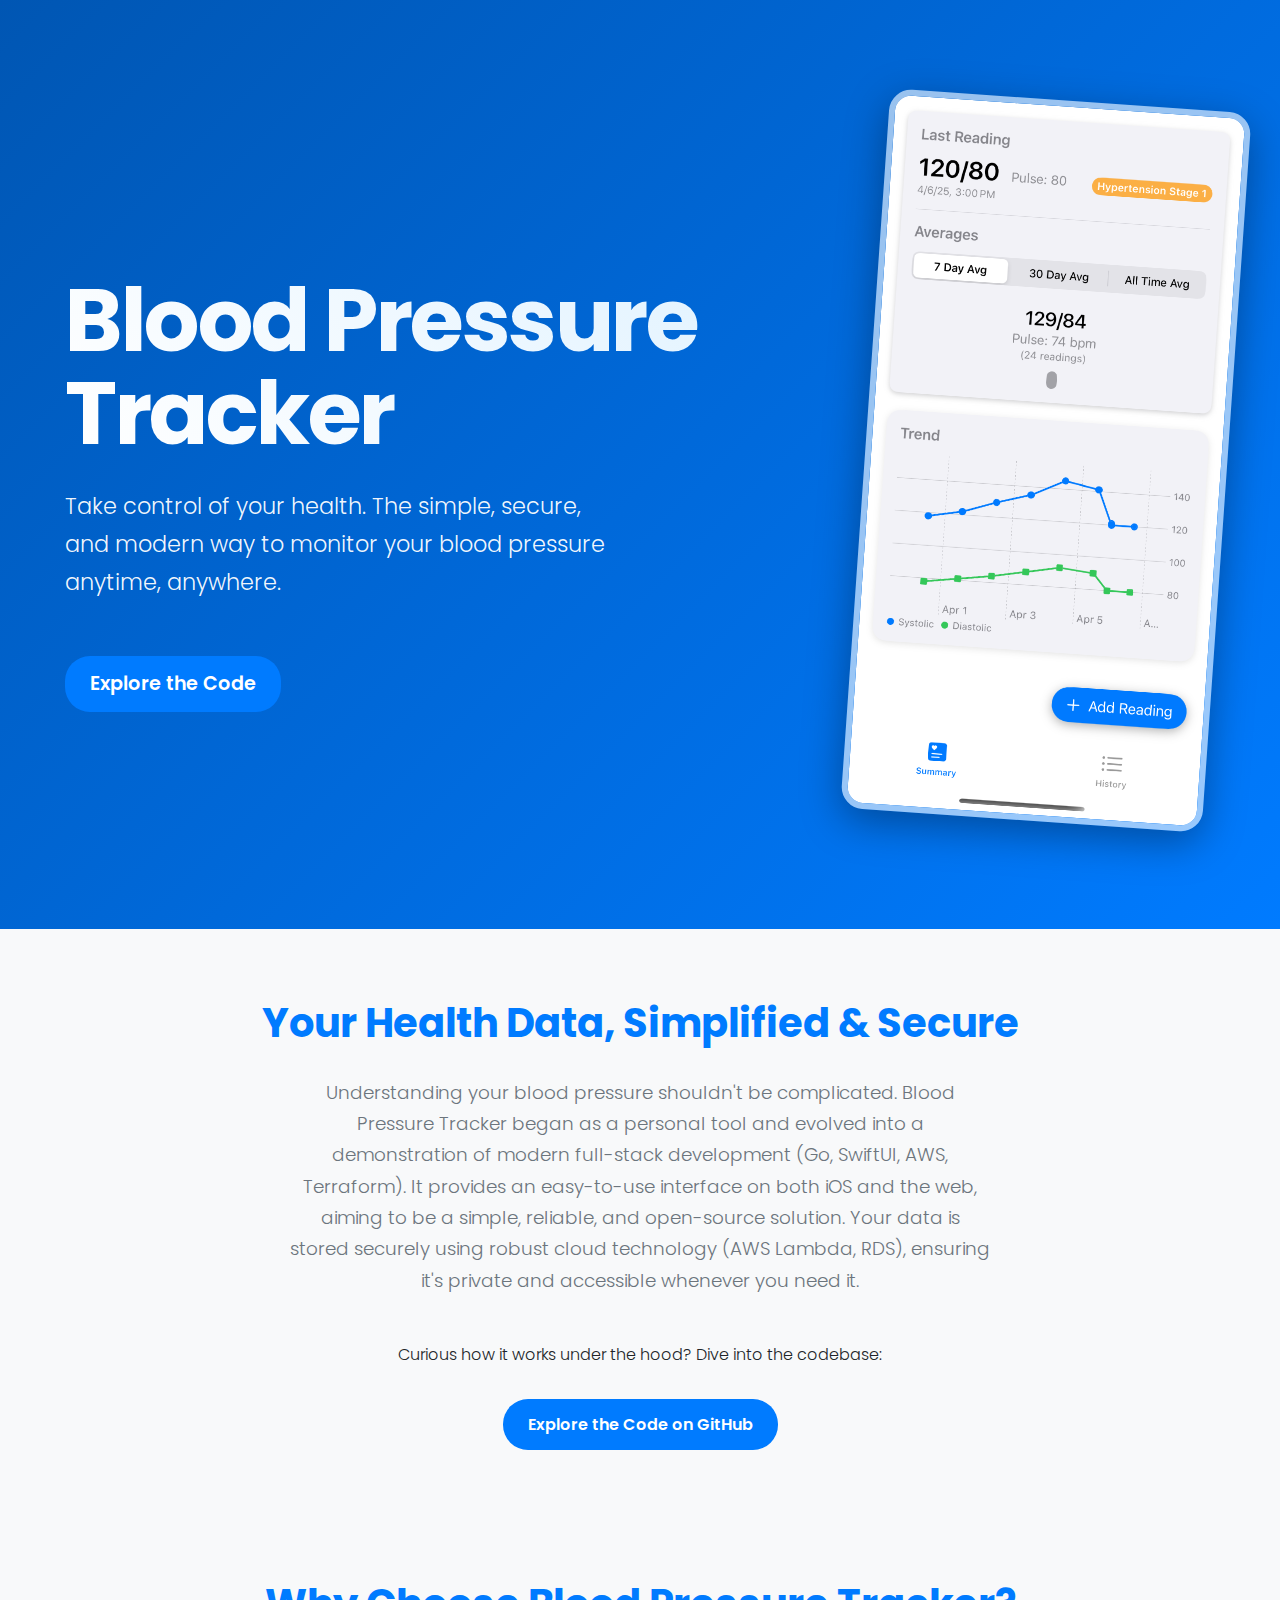
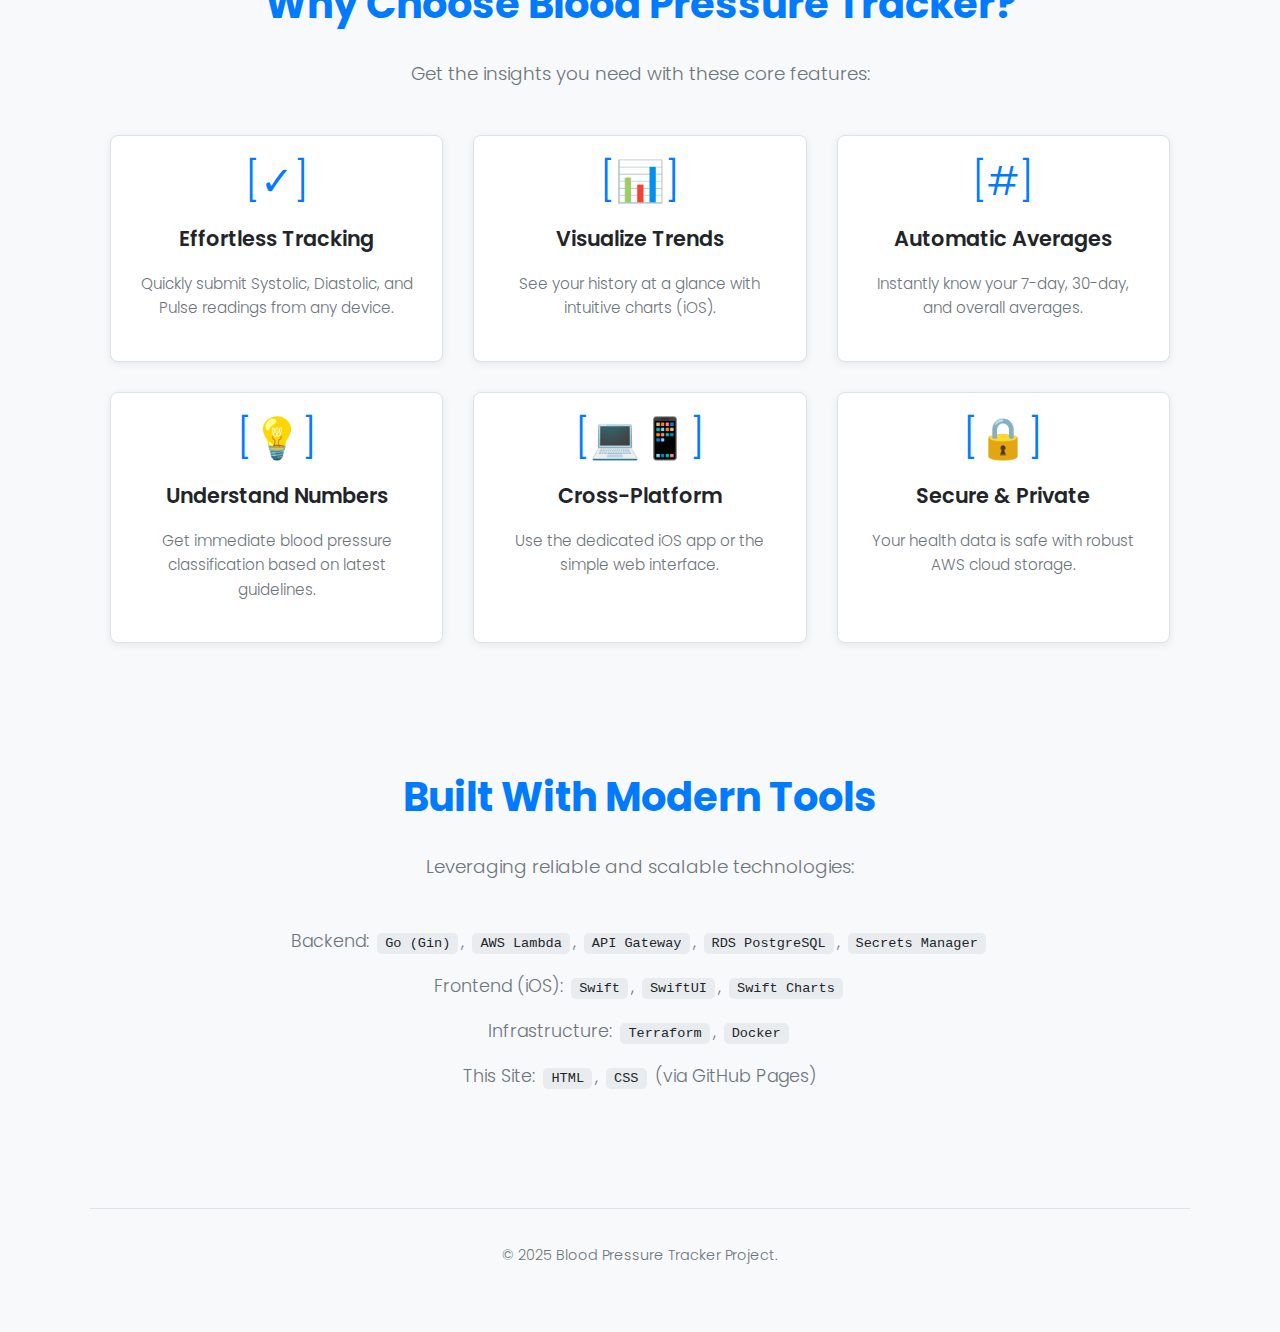
<file: docs/index.html>
<!DOCTYPE html>
<html lang="en">
<head>
    <meta charset="UTF-8">
    <meta name="viewport" content="width=device-width, initial-scale=1.0">
    <title>Blood Pressure Tracker - Your Health Data, Simplified</title>
    <link rel="stylesheet" href="style.css">
</head>
<body>
    <!-- Hero section moved outside the main container -->
    <header class="hero">
        <div class="hero-content-container"> <!-- Added inner container for content -->
            <div class="hero-text">
                <h1>Blood Pressure Tracker</h1>
                <p>Take control of your health. The simple, secure, and modern way to monitor your blood pressure anytime, anywhere.</p>
                <a href="https://github.com/austin-engle/bp-tracker" class="button hero-cta-button" target="_blank">Explore the Code</a>
            </div>
            <div class="hero-image">
                 <img src="image.png" alt="Blood Pressure Tracker iOS App Screenshot" class="app-screenshot">
            </div>
        </div> <!-- /hero-content-container -->
    </header>

    <!-- Main content remains inside the container -->
    <div class="container">
        <main>
            <section id="about">
                <h2>Your Health Data, Simplified & Secure</h2>
                <!-- Image moved to hero -->
                <p>Understanding your blood pressure shouldn't be complicated. Blood Pressure Tracker began as a personal tool and evolved into a demonstration of modern full-stack development (Go, SwiftUI, AWS, Terraform). It provides an easy-to-use interface on both iOS and the web, aiming to be a simple, reliable, and open-source solution. Your data is stored securely using robust cloud technology (AWS Lambda, RDS), ensuring it's private and accessible whenever you need it.</p>
                <div class="about-cta"> <!-- Wrapper for centering -->
                    <p>Curious how it works under the hood? Dive into the codebase:</p>
                    <a href="https://github.com/austin-engle/bp-tracker" class="button" target="_blank">Explore the Code on GitHub</a>
                </div> <!-- /about-cta -->
                <!-- Add link to iOS app if available on App Store later -->
                <!-- <a href="[App Store Link]" class="app-store-link">Get the iOS App</a> -->
            </section>

            <section id="features">
                <h2>Why Choose Blood Pressure Tracker?</h2>
                <p>Get the insights you need with these core features:</p>
                <div class="features-grid">
                    <div class="feature-card">
                        <div class="feature-icon">[✓]</div> <!-- Icon Placeholder -->
                        <h3>Effortless Tracking</h3>
                        <p>Quickly submit Systolic, Diastolic, and Pulse readings from any device.</p>
                    </div>
                    <div class="feature-card">
                        <div class="feature-icon">[📊]</div> <!-- Icon Placeholder -->
                        <h3>Visualize Trends</h3>
                        <p>See your history at a glance with intuitive charts (iOS).</p>
                    </div>
                    <div class="feature-card">
                        <div class="feature-icon">[#]</div> <!-- Icon Placeholder -->
                        <h3>Automatic Averages</h3>
                        <p>Instantly know your 7-day, 30-day, and overall averages.</p>
                    </div>
                    <div class="feature-card">
                        <div class="feature-icon">[💡]</div> <!-- Icon Placeholder -->
                        <h3>Understand Numbers</h3>
                        <p>Get immediate blood pressure classification based on latest guidelines.</p>
                    </div>
                     <div class="feature-card">
                        <div class="feature-icon">[💻📱]</div> <!-- Icon Placeholder -->
                        <h3>Cross-Platform</h3>
                        <p>Use the dedicated iOS app or the simple web interface.</p>
                    </div>
                     <div class="feature-card">
                        <div class="feature-icon">[🔒]</div> <!-- Icon Placeholder -->
                        <h3>Secure & Private</h3>
                        <p>Your health data is safe with robust AWS cloud storage.</p>
                    </div>
                </div>
            </section>

            <section id="tech">
                 <h2>Built With Modern Tools</h2>
                 <p>Leveraging reliable and scalable technologies:</p>
                 <ul>
                     <li>Backend: <code>Go (Gin)</code>, <code>AWS Lambda</code>, <code>API Gateway</code>, <code>RDS PostgreSQL</code>, <code>Secrets Manager</code></li>
                     <li>Frontend (iOS): <code>Swift</code>, <code>SwiftUI</code>, <code>Swift Charts</code></li>
                     <li>Infrastructure: <code>Terraform</code>, <code>Docker</code></li>
                     <li>This Site: <code>HTML</code>, <code>CSS</code> (via GitHub Pages)</li>
                 </ul>
            </section>

        </main>

        <footer>
            <p>&copy; 2025 Blood Pressure Tracker Project. <!-- Consider adding: Developed by [Your Name] - [Link to GitHub] --></p>
        </footer>
    </div> <!-- /.container -->
</body>
</html>
</file>
<file: docs/style.css>
/* Import Google Font */
@import url('https://fonts.googleapis.com/css2?family=Poppins:wght@300;400;600;700&display=swap');

/* Variables (Optional but helpful) */
:root {
    --primary-color: #007bff; /* Keep the blue */
    --secondary-color: #6c757d; /* Gray for secondary text */
    --background-light: #f8f9fa;
    --background-card: #ffffff;
    --text-dark: #212529;
    --border-light: #dee2e6;
    --shadow-color: rgba(0, 0, 0, 0.1);
    --hero-gradient-start: #0056b3; /* Darker blue start */
    --hero-gradient-end: #007bff;   /* Primary blue end */
}

/* Basic Reset & Body Styling */
body {
    font-family: 'Poppins', -apple-system, BlinkMacSystemFont, "Segoe UI", Roboto, Helvetica, Arial, sans-serif;
    line-height: 1.7;
    margin: 0;
    padding: 0;
    background-color: var(--background-light);
    color: var(--text-dark);
    font-weight: 300; /* Default to lighter weight */
}

/* Container for main content below hero */
.container {
    max-width: 1100px;
    margin: 0 auto 30px auto; /* Remove top margin, keep bottom */
    padding: 0 20px;
}

/* Header / Hero Section */
header.hero {
    background: linear-gradient(135deg, var(--hero-gradient-start), var(--hero-gradient-end));
    color: #fff;
    padding: 100px 20px; /* Increased padding significantly */
    /* Removed border-radius, margin-bottom, box-shadow */
    width: 100%; /* Ensure full width */
    box-sizing: border-box;
    /* display: flex; Flex applied to inner container now */
    /* align-items: center; */
    /* gap: 50px; */
    /* overflow: hidden; May not be needed here */
}

/* Inner container to center hero content */
.hero-content-container {
    max-width: 1150px; /* Slightly wider than main container */
    margin: 0 auto;    /* Center horizontally */
    display: flex;
    align-items: center;
    gap: 60px; /* Increased gap */
}

.hero-text {
    flex: 1;
    text-align: left;
}

header.hero h1 {
    margin-bottom: 0.3em;
    font-size: 5.5em; /* Further increase size */
    font-weight: 700;
    letter-spacing: -2.5px; /* Adjust spacing */
    line-height: 1.05;
    /* Text gradient */
    background: linear-gradient(45deg, #ffffff, #e0f2ff);
    -webkit-background-clip: text;
    background-clip: text;
    -webkit-text-fill-color: transparent;
    color: #fff;
}

header.hero p {
    color: rgba(255, 255, 255, 0.95);
    font-size: 1.4em; /* Increased size */
    font-weight: 300;
    max-width: 550px; /* Increased max-width */
    margin-bottom: 40px; /* Increased space before button */
}

/* Hero CTA Button specific style */
.hero-cta-button {
    padding: 16px 40px; /* Larger padding */
    font-size: 1.2em; /* Larger font size */
    margin-top: 0;
}

.hero-image {
    flex-basis: 350px; /* Increased basis */
    flex-shrink: 0;
    text-align: center;
}

.app-screenshot {
    max-width: 100%;
    height: auto;
    border-radius: 22px; /* Slight increase */
    box-shadow: 0 12px 40px rgba(0,0,0,0.35); /* Enhanced shadow */
    border: 6px solid rgba(255, 255, 255, 0.6); /* Adjusted border */
    transform: rotate(4deg); /* Increased rotation slightly */
    transition: transform 0.3s ease-in-out;
}

.app-screenshot:hover {
    transform: rotate(1deg) scale(1.04); /* Adjusted hover */
}

/* Main content section styling */
main section {
    background-color: var(--background-light); /* Ensure all sections start light */
    padding: 60px 20px;
    margin-bottom: 0;
    border: none;
}

/* REMOVE the alternating background rule */
/*
main section:nth-of-type(even) {
     background-color: var(--background-card);
}
*/

main h2 {
    color: var(--primary-color);
    padding-bottom: 0;
    margin-bottom: 20px; /* Adjust margin */
    margin-top: 0;
    font-size: 2.5em; /* Increased size */
    font-weight: 700;
    text-align: center;
}

main section > p:first-of-type {
    text-align: center;
    max-width: 700px; /* Increased width */
    margin-left: auto;
    margin-right: auto;
    margin-bottom: 45px; /* Increased space */
    font-size: 1.15em; /* Slight increase */
    color: var(--secondary-color);
}

/* Remove hover effect from About section h2 */
main section#about:hover h2 {
     color: var(--primary-color);
}

/* Centering for the CTA in the About section */
.about-cta {
    text-align: center;
    margin-top: 30px; /* Add some space above the CTA */
}

/* Features Section Grid */
.features-grid {
    display: grid;
    grid-template-columns: repeat(auto-fit, minmax(280px, 1fr)); /* Wider min card size */
    gap: 30px; /* Increased gap */
    margin-top: 40px;
}

.feature-card {
    background-color: #fff; /* White background for cards */
    padding: 25px;
    border-radius: 8px;
    text-align: center;
    box-shadow: 0 2px 8px rgba(0,0,0,0.08); /* Subtle shadow */
    border: 1px solid var(--border-light);
    transition: transform 0.2s ease-in-out, box-shadow 0.2s ease-in-out;
}

.feature-card:hover {
    transform: translateY(-5px);
    box-shadow: 0 5px 15px rgba(0,0,0,0.12);
}

.feature-icon {
    font-size: 2.5em; /* Larger icon placeholder */
    color: var(--primary-color);
    margin-bottom: 15px;
    line-height: 1;
}

.feature-card h3 {
    font-size: 1.3em;
    color: var(--text-dark);
    margin-bottom: 8px;
    font-weight: 600;
}

.feature-card p {
    font-size: 0.95em;
    color: var(--secondary-color);
    line-height: 1.6;
}

/* Tech Stack specific styling */
#tech ul {
    list-style: none; /* Remove bullets */
    padding-left: 0; /* Remove default padding */
    text-align: center; /* Center list items */
}

#tech li {
    margin-bottom: 15px; /* Space between items */
    font-size: 1.1em; /* Slightly larger text */
    color: var(--secondary-color); /* Match intro text color */
}

#tech ul code {
    background-color: #e9ecef;
    padding: 3px 8px; /* Slightly more padding */
    border-radius: 5px; /* Slightly more radius */
    font-size: 0.95em;
    color: var(--text-dark); /* Darker text for code tags */
    margin: 0 3px; /* Add slight horizontal margin */
    white-space: nowrap; /* Prevent wrapping within code tags */
}

/* Footer */
footer {
    text-align: center;
    margin-top: 40px;
    padding-top: 20px;
    padding-bottom: 20px;
    font-size: 0.9em;
    color: var(--secondary-color);
    border-top: 1px solid var(--border-light);
}

/* Links */
a {
    color: var(--primary-color);
    text-decoration: none;
    font-weight: 400;
    transition: color 0.2s ease-in-out;
}

a:hover {
    color: #0056b3;
    text-decoration: none;
}

/* Button Styling (Example) */
.button, .app-store-link {
    display: inline-block;
    padding: 12px 25px;
    background: var(--primary-color);
    color: #fff;
    border-radius: 25px; /* Pill shape */
    font-weight: 600;
    margin-top: 15px;
    text-decoration: none;
    text-align: center;
    border: none;
    cursor: pointer;
    /* Refined transition */
    transition: background-color 0.2s ease-in-out, transform 0.15s ease, box-shadow 0.2s ease;
}

.button:hover, .app-store-link:hover {
    background-color: #0056b3;
    color: #fff;
    text-decoration: none;
    transform: translateY(-3px) scale(1.03); /* Enhanced hover effect */
    box-shadow: 0 6px 12px rgba(0,0,0,0.2); /* Stronger shadow on hover */
}

/* Responsive adjustments */
@media (max-width: 992px) { /* Adjust breakpoint */
    .hero-content-container {
        flex-direction: column;
        text-align: center;
        gap: 40px;
    }
    .hero-text {
        text-align: center;
    }
     header.hero p {
        max-width: 600px; /* Adjust max width for tablet */
        margin-left: auto;
        margin-right: auto;
    }
    .hero-image {
        flex-basis: auto;
        width: 60%; /* Adjust width */
        margin: 0 auto;
    }
}

@media (max-width: 768px) {
    header.hero {
        padding: 80px 20px;
    }
    header.hero h1 {
        font-size: 4.0em; /* Adjust size */
    }
    header.hero p {
        font-size: 1.3em;
    }
     .hero-image {
        width: 70%; /* Adjust width */
    }
    .app-screenshot {
         transform: rotate(0deg); /* Straighten image on mobile */
    }
     .app-screenshot:hover {
        transform: rotate(0deg) scale(1.02); /* Adjust hover */
    }
    main h2 {
        font-size: 2.0em;
    }
    .features-grid {
        grid-template-columns: 1fr;
    }
}

@media (max-width: 480px) {
     header.hero h1 {
        font-size: 3.2em;
    }
     header.hero p {
        font-size: 1.2em;
    }
     .hero-image {
        width: 85%;
    }
    main section {
        padding: 50px 15px;
    }
     main h2 {
         font-size: 1.8em;
     }
}
</file>
